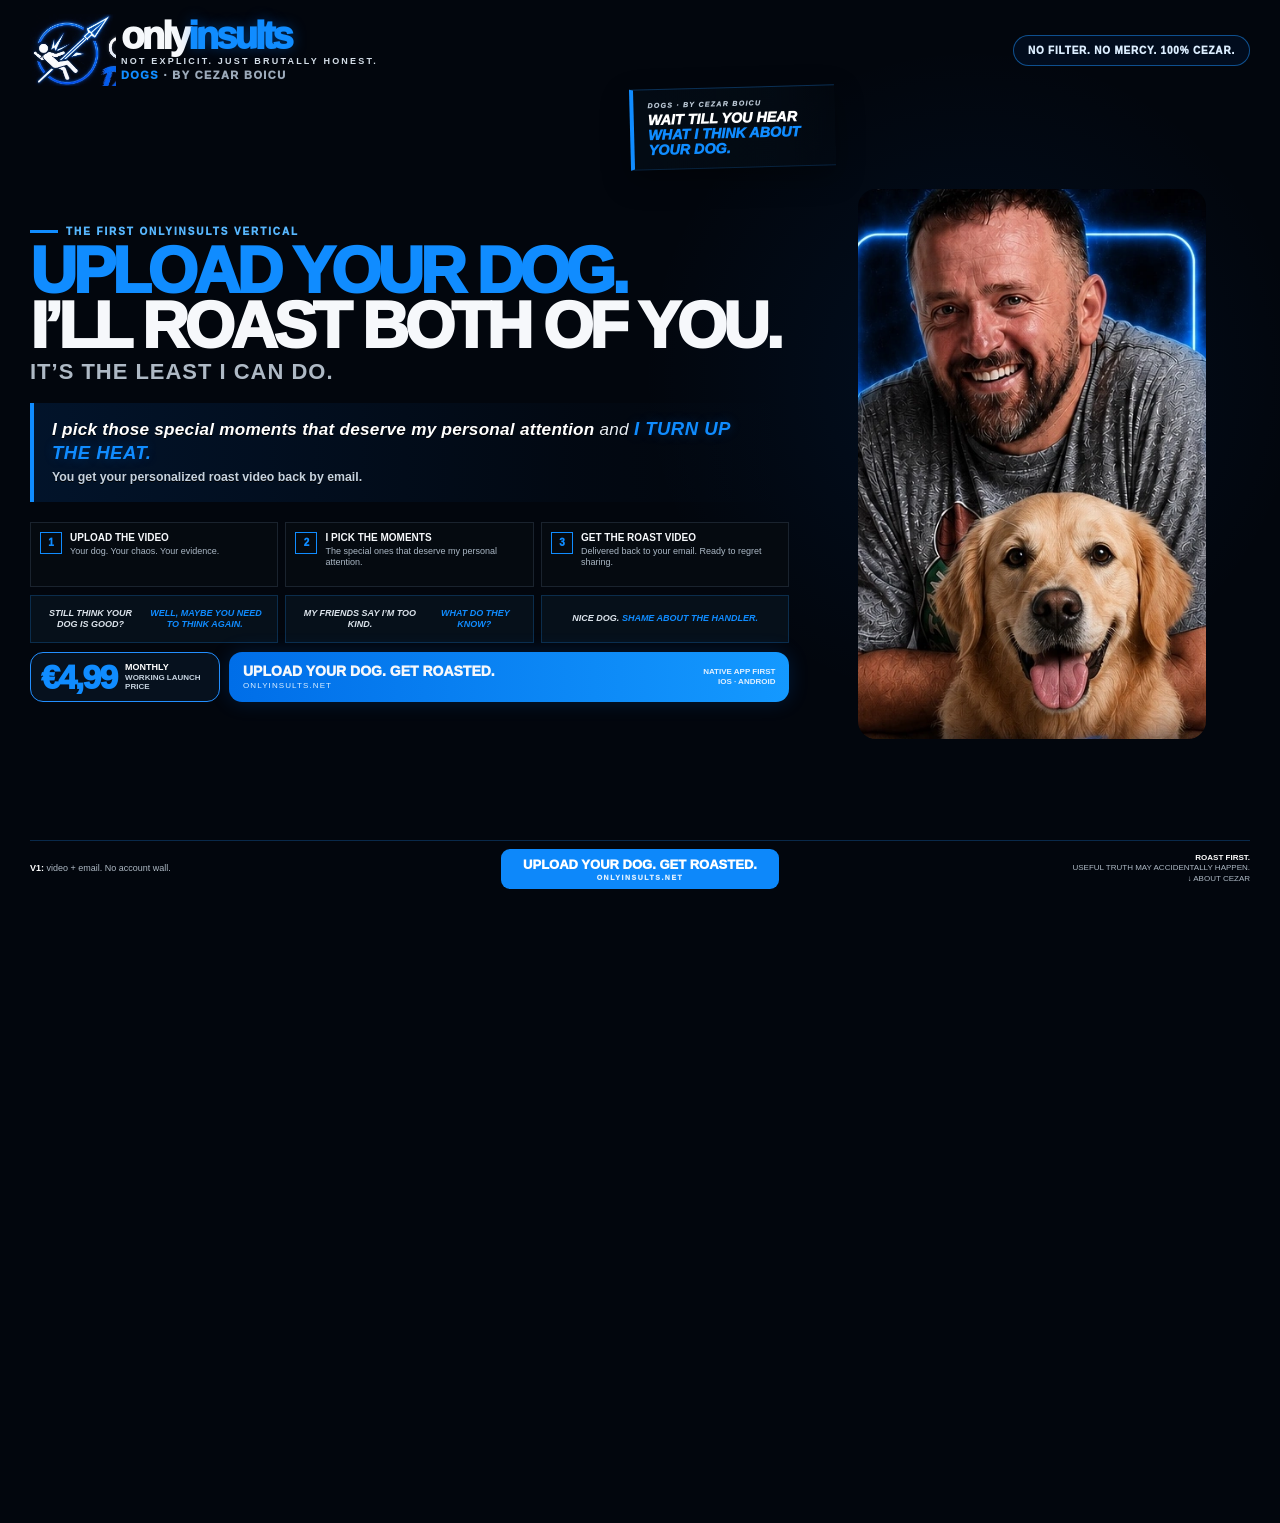
<file: index.html>
<!doctype html>
<html lang="en">
<head>
<meta charset="utf-8">
<meta name="viewport" content="width=device-width,initial-scale=1,viewport-fit=cover">
<meta name="theme-color" content="#02060d">
<title>OnlyInsults — DOGS by Cezar Boicu</title>
<meta name="description" content="Upload your dog. I roast both of you. Personalized dog roast videos by Cezar Boicu.">
<style>
:root{
  --bg:#02060d;
  --blue:#108cff;
  --white:#f6f8fb;
  --muted:#aeb9c5;
  --line:rgba(31,145,255,.25);
}
*{box-sizing:border-box}
html,body{margin:0;background:var(--bg);color:var(--white);font-family:Inter,Arial,Helvetica,sans-serif}
body{
  min-height:100svh;
  background:
    radial-gradient(circle at 76% 42%,rgba(0,107,235,.09),transparent 30%),
    #02060d;
}
.page{
  width:min(1540px,100%);
  min-height:100svh;
  height:100svh;
  margin:auto;
  padding:12px 30px 10px;
  display:grid;
  grid-template-rows:76px minmax(0,1fr) 50px;
  gap:6px;
  overflow:hidden;
}
header{
  display:flex;
  align-items:center;
  justify-content:space-between;
  gap:18px;
}
.brand{
  display:flex;
  align-items:center;
  min-width:0;
}
.logo{
  width:86px;
  height:72px;
  object-fit:cover;
  object-position:center;
  mix-blend-mode:screen;
  flex:0 0 auto;
}
.brand-text{margin-left:5px}
.wordmark{
  font-size:clamp(29px,3vw,48px);
  font-weight:950;
  line-height:.87;
  letter-spacing:-3px;
  white-space:nowrap;
}
.wordmark .blue{color:var(--blue);text-shadow:0 0 14px rgba(0,123,255,.35)}
.tag{
  margin-top:4px;
  color:#d4dee8;
  font-size:9px;
  letter-spacing:2.2px;
  font-weight:900;
  text-transform:uppercase;
}
.vertical{
  margin-top:3px;
  color:var(--blue);
  font-size:11px;
  letter-spacing:1.4px;
  font-weight:950;
  text-transform:uppercase;
}
.vertical span{color:#9caaba}
.badge{
  border:1px solid rgba(29,147,255,.5);
  border-radius:999px;
  padding:9px 14px;
  color:#dceeff;
  font-size:10px;
  font-weight:950;
  letter-spacing:.8px;
  text-transform:uppercase;
  background:rgba(0,105,230,.07);
}

.hero{
  min-height:0;
  display:grid;
  grid-template-columns:minmax(0,1.27fr) minmax(330px,.73fr);
  gap:24px;
  align-items:center;
}
.copy{min-width:0}
.kicker{
  display:flex;
  align-items:center;
  gap:8px;
  color:#57b7ff;
  font-size:10px;
  font-weight:950;
  letter-spacing:1.9px;
  text-transform:uppercase;
  margin-bottom:7px;
}
.kicker:before{
  content:"";
  width:28px;
  height:3px;
  background:var(--blue);
}
h1{
  margin:0;
  max-width:900px;
  font-size:clamp(45px,5.05vw,79px);
  line-height:.84;
  letter-spacing:-4px;
  font-weight:1000;
  text-transform:uppercase;
}
h1 .blue{color:var(--blue)}
h1 .least{
  display:block;
  margin-top:7px;
  color:#aeb9c5;
  font-size:.34em;
  line-height:1.05;
  letter-spacing:1px;
  font-weight:900;
  text-transform:uppercase;
}
.lead{
  margin:20px 0 20px;
  max-width:860px;
  padding:14px 18px 15px;
  border-left:4px solid var(--blue);
  background:linear-gradient(90deg,rgba(0,111,240,.13),rgba(0,111,240,.025) 72%,transparent);
  color:#e7edf4;
  font-family:Impact,"Arial Black",Arial,sans-serif;
  font-size:clamp(16px,1.34vw,22px);
  line-height:1.28;
  letter-spacing:.25px;
  font-style:italic;
  text-transform:none;
  text-shadow:0 1px 0 #000;
}
.lead strong{
  color:var(--blue);
  font-size:1.08em;
  text-transform:uppercase;
  letter-spacing:.5px;
  text-shadow:0 0 12px rgba(0,126,255,.28);
}
.lead .setup{
  color:#fff;
  font-weight:900;
}
.lead .delivery{
  color:#c5d2df;
  font-family:Inter,Arial,Helvetica,sans-serif;
  font-style:normal;
  font-size:.72em;
  font-weight:700;
  letter-spacing:0;
}
.steps{
  display:grid;
  grid-template-columns:repeat(3,1fr);
  gap:7px;
  margin:8px 0;
}
.step{
  position:relative;
  min-height:65px;
  padding:9px 9px 8px 39px;
  border:1px solid rgba(120,151,182,.18);
  background:#050a10;
}
.num{
  position:absolute;
  left:9px;
  top:9px;
  width:22px;
  height:22px;
  display:grid;
  place-items:center;
  border:1px solid var(--blue);
  color:var(--blue);
  font-size:10px;
  font-weight:1000;
}
.step b{
  display:block;
  margin-bottom:3px;
  font-size:10px;
  text-transform:uppercase;
}
.step span{
  display:block;
  color:#aab7c4;
  font-size:9px;
  line-height:1.22;
}
.roasts{
  display:grid;
  grid-template-columns:repeat(3,1fr);
  gap:7px;
  margin:8px 0 9px;
}
.roast{
  min-height:48px;
  display:flex;
  align-items:center;
  justify-content:center;
  text-align:center;
  padding:7px 9px;
  border:1px solid rgba(31,145,255,.22);
  background:#06101a;
  color:#dbe3eb;
  font-size:9px;
  line-height:1.18;
  font-weight:900;
  font-style:italic;
  text-transform:uppercase;
}
.roast b{color:var(--blue)}
.offer{
  display:grid;
  grid-template-columns:190px 1fr;
  gap:9px;
  max-width:865px;
}
.price{
  border:1px solid #238fff;
  border-radius:13px;
  padding:7px 10px;
  background:#06111e;
  display:flex;
  align-items:center;
  justify-content:center;
  gap:9px;
}
.amount{
  color:var(--blue);
  font-size:34px;
  line-height:1;
  font-weight:1000;
  letter-spacing:-2px;
}
.price-meta{
  color:#c5d2df;
  font-size:8px;
  line-height:1.2;
  font-weight:900;
  text-transform:uppercase;
}
.price-meta b{display:block;color:#fff;font-size:9px}
.cta{
  display:flex;
  align-items:center;
  justify-content:space-between;
  gap:14px;
  padding:9px 14px;
  border-radius:13px;
  background:linear-gradient(90deg,#006ee8,#1499ff);
  box-shadow:0 0 20px rgba(0,124,255,.18);
}
.cta strong{
  display:block;
  font-size:14px;
  font-weight:1000;
  text-transform:uppercase;
}
.cta small{
  display:block;
  margin-top:2px;
  color:#dcefff;
  font-size:8px;
  letter-spacing:1.1px;
  text-transform:uppercase;
}
.apps{
  flex:0 0 auto;
  text-align:right;
  color:#e1f0ff;
  font-size:8px;
  line-height:1.25;
  font-weight:900;
  text-transform:uppercase;
}

.visual{
  height:100%;
  min-height:0;
  display:flex;
  align-items:center;
  justify-content:center;
  position:relative;
}
.poster-portrait{
  display:block;
  width:auto;
  max-width:100%;
  height:auto;
  max-height:min(62vh,550px);
  object-fit:contain;
  border-radius:18px;
  /* IMPORTANT: no extra glow/filter. This is the exact old-poster treatment. */
}
.quote{
  position:absolute;
  left:-42%;
  top:-1%;
  right:auto;
  bottom:auto;
  max-width:205px;
  padding:12px 14px 11px;
  border-left:4px solid var(--blue);
  border-top:1px solid rgba(31,145,255,.28);
  border-bottom:1px solid rgba(31,145,255,.18);
  background:linear-gradient(90deg,rgba(3,11,20,.97) 0%,rgba(3,11,20,.88) 70%,rgba(3,11,20,.18) 100%);
  color:#fff;
  font-size:clamp(14px,1.12vw,19px);
  line-height:1.04;
  font-weight:1000;
  font-style:italic;
  text-transform:uppercase;
  transform:rotate(-1.5deg);
  box-shadow:0 10px 28px rgba(0,0,0,.34);
}
.quote span{color:var(--blue)}
.quote small{
  display:block;
  margin-bottom:4px;
  color:#b8c5d2;
  font-size:7px;
  letter-spacing:1.3px;
}

footer{
  display:grid;
  grid-template-columns:1fr auto 1fr;
  gap:12px;
  align-items:center;
  border-top:1px solid var(--line);
  padding-top:6px;
}
.footer-left{
  color:#aeb9c4;
  font-size:9px;
  line-height:1.25;
}
.footer-left b{color:#fff}
.footer-cta{
  padding:8px 22px;
  border-radius:9px;
  background:#0d88fa;
  color:#fff;
  text-align:center;
  font-size:13px;
  font-weight:1000;
  text-transform:uppercase;
}
.footer-cta small{
  display:block;
  margin-top:2px;
  color:#e0f0ff;
  font-size:7px;
  letter-spacing:1.5px;
}
.footer-right{
  text-align:right;
  color:#aeb9c4;
  font-size:8px;
  line-height:1.3;
  text-transform:uppercase;
}
.footer-right b{display:block;color:#fff}


.about{
  width:min(1320px,calc(100% - 40px));
  margin:0 auto;
  padding:62px 0 72px;
  border-top:1px solid var(--line);
}
.about-grid{
  display:grid;
  grid-template-columns:minmax(0,.72fr) minmax(0,1.28fr);
  gap:46px;
  align-items:start;
}
.about-kicker{
  color:var(--blue);
  font-size:11px;
  font-weight:950;
  letter-spacing:2px;
  text-transform:uppercase;
  margin-bottom:10px;
}
.about h2{
  margin:0;
  max-width:520px;
  font-size:clamp(44px,5vw,76px);
  line-height:.88;
  letter-spacing:-3px;
  text-transform:uppercase;
}
.about h2 span{color:var(--blue)}
.about-intro{
  margin:16px 0 0;
  max-width:520px;
  color:#aeb9c5;
  font-size:14px;
  line-height:1.5;
}
.about-copy{
  border-left:3px solid var(--blue);
  padding-left:24px;
}
.about-copy p{
  margin:0 0 16px;
  color:#cbd4de;
  font-size:16px;
  line-height:1.58;
}
.about-copy strong{color:#fff}
.about-punch{
  margin-top:22px;
  display:grid;
  grid-template-columns:1fr 1fr;
  gap:10px;
}
.nasty{
  min-height:90px;
  display:flex;
  align-items:center;
  padding:14px 16px;
  border:1px solid rgba(31,145,255,.25);
  background:#06101a;
  color:#e7edf4;
  font-size:14px;
  line-height:1.3;
  font-weight:900;
  font-style:italic;
  text-transform:uppercase;
}
.nasty span{color:var(--blue)}
@media (max-width:900px){
  .about{width:calc(100% - 28px);padding:42px 0 54px}
  .about-grid{grid-template-columns:1fr;gap:24px}
  .about-copy{padding-left:16px}
}
@media (max-width:560px){
  .about h2{font-size:46px}
  .about-copy p{font-size:14px}
  .about-punch{grid-template-columns:1fr}
}

@media (min-width:1000px) and (min-height:650px){
  html,body{height:100%;overflow-x:hidden}
}
@media (max-height:760px) and (min-width:1000px){
  .page{grid-template-rows:66px minmax(0,1fr) 44px;padding-top:7px;padding-bottom:7px}
  .logo{width:74px;height:62px}
  .wordmark{font-size:38px}
  h1{font-size:56px}
  .lead{font-size:15px;margin:12px 0;padding:10px 14px 11px}
  .step{min-height:55px;padding-top:7px;padding-bottom:7px}
  .roast{min-height:42px}
  .poster-portrait{max-height:68vh}
}
@media (max-width:980px){
  body{overflow:auto}
  .page{height:auto;min-height:100svh;display:block;padding:12px 16px 24px}
  header{min-height:72px}
  .badge{display:none}
  .hero{display:flex;flex-direction:column}
  h1{font-size:55px;letter-spacing:-2.5px}
  .steps{grid-template-columns:1fr}
  .roasts{grid-template-columns:1fr}
  .offer{grid-template-columns:1fr}
  .visual{margin-top:15px;min-height:520px}
  .poster-portrait{max-height:620px}
  footer{margin-top:14px;grid-template-columns:1fr;text-align:center}
  .footer-right{text-align:center}
}
@media (max-width:560px){
  .page{padding:10px}
  .logo{width:66px;height:56px}
  .wordmark{font-size:29px;letter-spacing:-1.5px}
  .tag{display:none}
  h1{font-size:44px}
  .visual{min-height:455px}
  .quote{left:0;top:-8px;right:auto;bottom:auto;max-width:50%;font-size:13px;transform:rotate(-1deg)}
}
</style>
</head>
<body>
<main class="page">
  <header>
    <div class="brand">
      <img class="logo" alt="OnlyInsults spear logo" src="[data-uri]">
      <div class="brand-text">
        <div class="wordmark">only<span class="blue">insults</span></div>
        <div class="tag">Not explicit. Just brutally honest.</div>
        <div class="vertical">DOGS <span>· by Cezar Boicu</span></div>
      </div>
    </div>
    <div class="badge">No filter. No mercy. 100% Cezar.</div>
  </header>

  <section class="hero">
    <div class="copy">
      <div class="kicker">The first OnlyInsults vertical</div>
      <h1><span class="blue">Upload your dog.</span><br>I’ll roast both of you.<span class="least">It’s the least I can do.</span></h1>

      <p class="lead"><span class="setup">I pick those special moments that deserve my personal attention</span> and <strong>I turn up the heat.</strong><br><span class="delivery">You get your personalized roast video back by email.</span></p>

      <div class="steps">
        <div class="step"><div class="num">1</div><b>Upload the video</b><span>Your dog. Your chaos. Your evidence.</span></div>
        <div class="step"><div class="num">2</div><b>I pick the moments</b><span>The special ones that deserve my personal attention.</span></div>
        <div class="step"><div class="num">3</div><b>Get the roast video</b><span>Delivered back to your email. Ready to regret sharing.</span></div>
      </div>

      <div class="roasts">
        <div class="roast">Still think your dog is good? <b>&nbsp;Well, maybe you need to think again.</b></div>
        <div class="roast">My friends say I’m too kind. <b>&nbsp;What do they know?</b></div>
        <div class="roast">Nice dog. <b>&nbsp;Shame about the handler.</b></div>
      </div>

      <div class="offer">
        <div class="price">
          <div class="amount">€4,99</div>
          <div class="price-meta"><b>Monthly</b>working launch price</div>
        </div>
        <div class="cta">
          <div>
            <strong>Upload your dog. Get roasted.</strong>
            <small>onlyinsults.net</small>
          </div>
          <div class="apps">Native app first<br>iOS · Android</div>
        </div>
      </div>
    </div>

    <div class="visual">
      <img class="poster-portrait" alt="Cezar Boicu with dog" src="[data-uri]">
      <div class="quote"><small>DOGS · by Cezar Boicu</small>WAIT TILL YOU HEAR<br><span>WHAT I THINK ABOUT YOUR DOG.</span></div>
    </div>
  </section>

  <footer>
    <div class="footer-left"><b>V1:</b> video + email. No account wall.</div>
    <div class="footer-cta">Upload your dog. Get roasted.<small>ONLYINSULTS.NET</small></div>
    <div class="footer-right"><b>Roast first.</b>Useful truth may accidentally happen.<br>↓ About Cezar</div>
  </footer>
</main>

<section class="about" id="about">
  <div class="about-grid">
    <div>
      <div class="about-kicker">About me</div>
      <h2>I train dogs.<br><span>Diplomacy, not so much.</span></h2>
      <p class="about-intro">The short version: I’ve spent enough time around dogs and handlers to know that the dog is very often not the biggest part of the problem.</p>
    </div>

    <div class="about-copy">
      <p><strong>I’m Cezar.</strong> I take dog training seriously: timing, control, pressure, reward, handler mechanics, working dogs, bite work — the boring technical stuff that decides whether something actually works or merely looks impressive for eight seconds on social media.</p>

      <p>That also means I notice the little things. The command you repeated five times. The reward you gave at exactly the wrong moment. The dog that apparently has “selective hearing” but somehow hears a cheese wrapper from three rooms away. And, unfortunately for you, I tend to notice what the handler did two seconds before the dog became “the problem”.</p>

      <p>Most trainers are diplomatic with their clients. <strong>I seem to have misplaced that particular professional skill.</strong> OnlyInsults is what happens when the technical eye stays switched on but the polite filter gets switched off.</p>

      <p>So no, this isn’t an online dog-training course. <strong>You come here for the roast.</strong> If the joke happens to expose something painfully accurate about your dog — or about you — consider that an fortunate side effect.</p>

      <div class="about-punch">
        <div class="nasty">“Still think your dog is good? <span>&nbsp;Well, maybe you need to think again.</span>”</div>
        <div class="nasty">“My friends say I’m too kind. <span>&nbsp;What do they know?</span>”</div>
      </div>
    </div>
  </div>
</section>

</body>
</html>
</file>
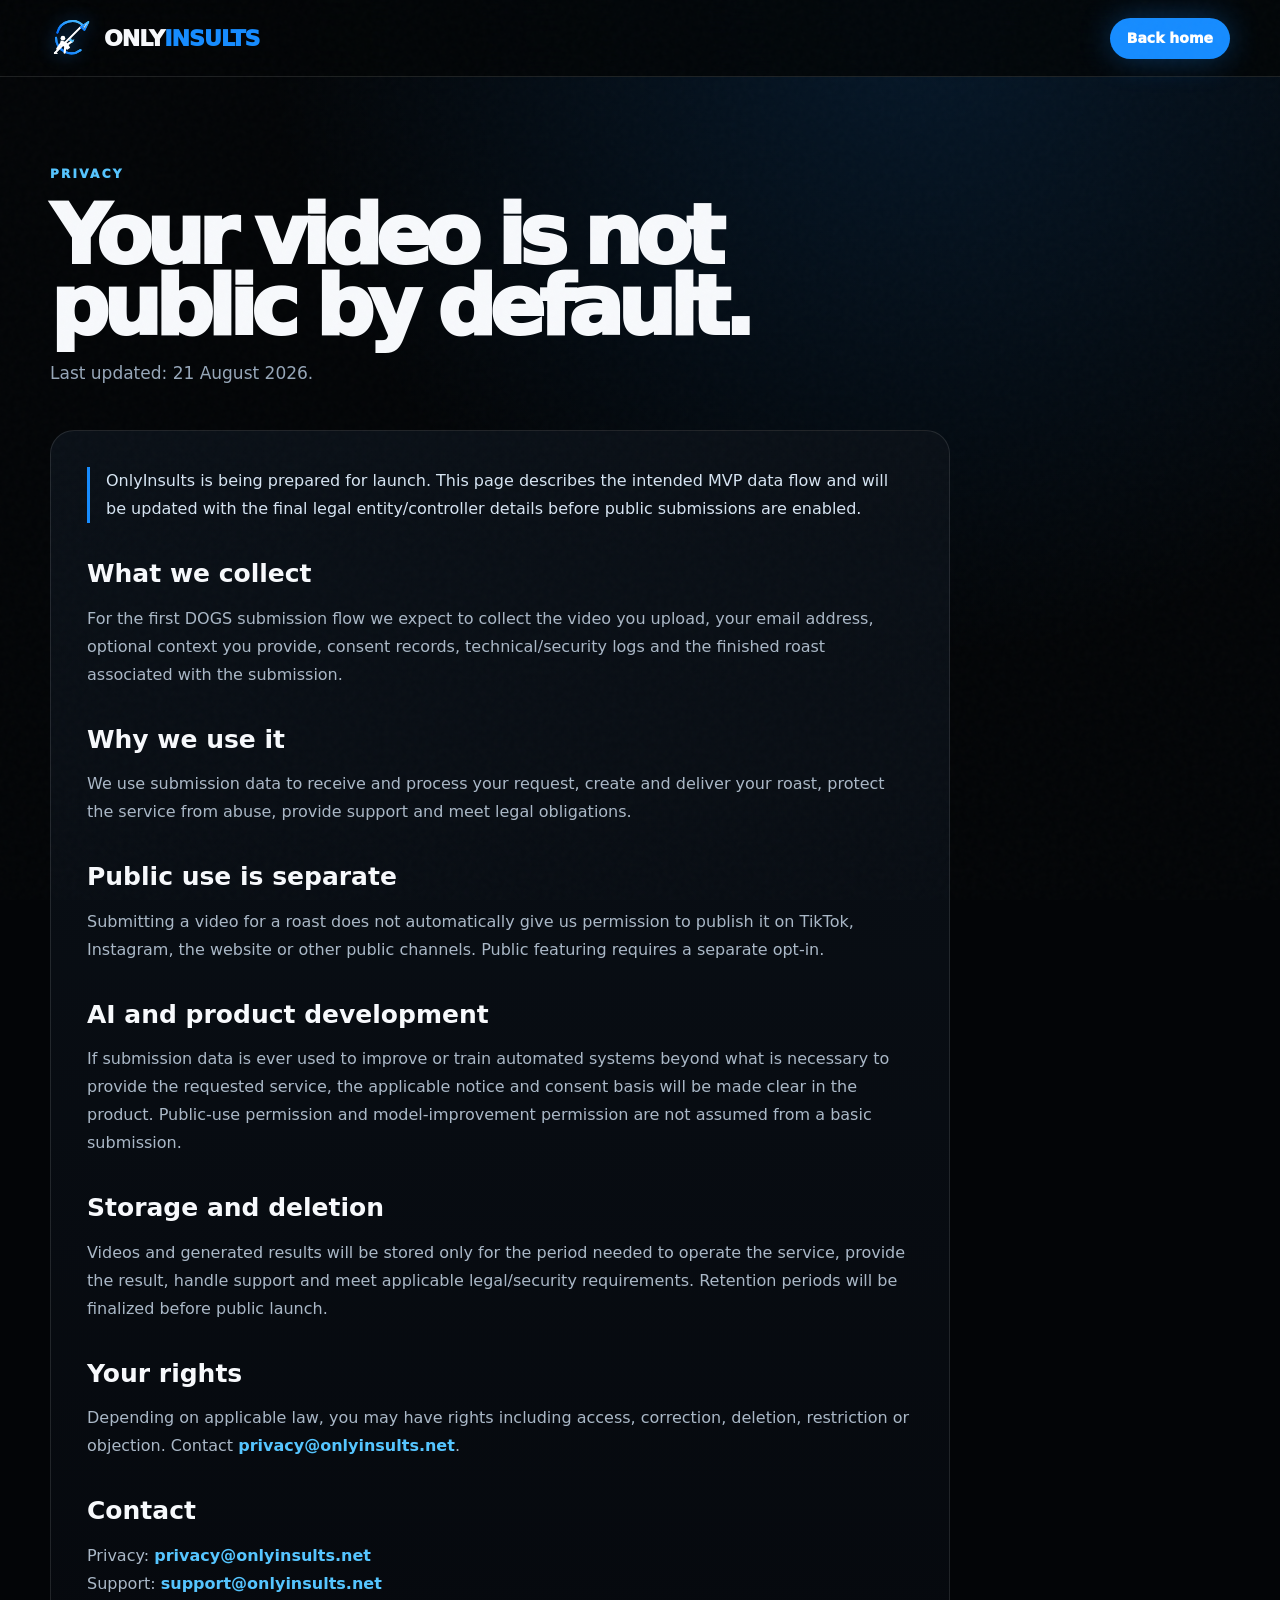
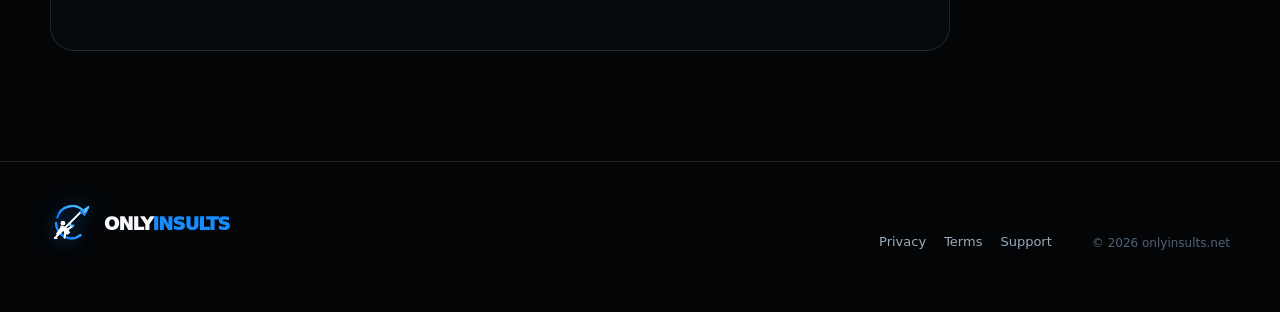
<file: privacy.html>
<!doctype html><html lang="en"><head><meta charset="utf-8"><meta name="viewport" content="width=device-width,initial-scale=1"><title>Privacy — OnlyInsults</title><meta name="description" content="OnlyInsults privacy information."><link rel="canonical" href="https://www.onlyinsults.net/privacy.html"><link rel="icon" href="assets/favicon.svg" type="image/svg+xml"><link rel="stylesheet" href="styles.css"></head><body><div class="noise"></div><header class="nav-shell"><nav class="nav wrap"><a class="brand" href="index.html"><img class="brand-mark-img" src="assets/logo-mark.svg" alt=""><span class="brand-type">ONLY<span>INSULTS</span></span></a><a class="button button-small" href="index.html">Back home</a></nav></header><main class="legal-main wrap"><div class="legal-header"><span class="kicker">PRIVACY</span><h1>Your video is not public by default.</h1><p>Last updated: 21 August 2026.</p></div><article class="legal-card"><p class="legal-note">OnlyInsults is being prepared for launch. This page describes the intended MVP data flow and will be updated with the final legal entity/controller details before public submissions are enabled.</p><h2>What we collect</h2><p>For the first DOGS submission flow we expect to collect the video you upload, your email address, optional context you provide, consent records, technical/security logs and the finished roast associated with the submission.</p><h2>Why we use it</h2><p>We use submission data to receive and process your request, create and deliver your roast, protect the service from abuse, provide support and meet legal obligations.</p><h2>Public use is separate</h2><p>Submitting a video for a roast does not automatically give us permission to publish it on TikTok, Instagram, the website or other public channels. Public featuring requires a separate opt-in.</p><h2>AI and product development</h2><p>If submission data is ever used to improve or train automated systems beyond what is necessary to provide the requested service, the applicable notice and consent basis will be made clear in the product. Public-use permission and model-improvement permission are not assumed from a basic submission.</p><h2>Storage and deletion</h2><p>Videos and generated results will be stored only for the period needed to operate the service, provide the result, handle support and meet applicable legal/security requirements. Retention periods will be finalized before public launch.</p><h2>Your rights</h2><p>Depending on applicable law, you may have rights including access, correction, deletion, restriction or objection. Contact <a data-privacy-email href="mailto:privacy@onlyinsults.net">privacy@onlyinsults.net</a>.</p><h2>Contact</h2><p>Privacy: <a data-privacy-email href="mailto:privacy@onlyinsults.net">privacy@onlyinsults.net</a><br>Support: <a data-support-email href="mailto:support@onlyinsults.net">support@onlyinsults.net</a></p></article></main><footer class="footer"><div class="wrap footer-grid"><div><a class="brand footer-brand" href="index.html"><img class="brand-mark-img" src="assets/logo-mark.svg" alt=""><span class="brand-type">ONLY<span>INSULTS</span></span></a></div><div class="footer-links"><a href="privacy.html">Privacy</a><a href="terms.html">Terms</a><a href="support.html">Support</a></div><div class="footer-domain">© <span id="year"></span> <span data-domain>onlyinsults.net</span></div></div></footer><script src="site-config.js"></script><script src="script.js"></script></body></html>
</file>
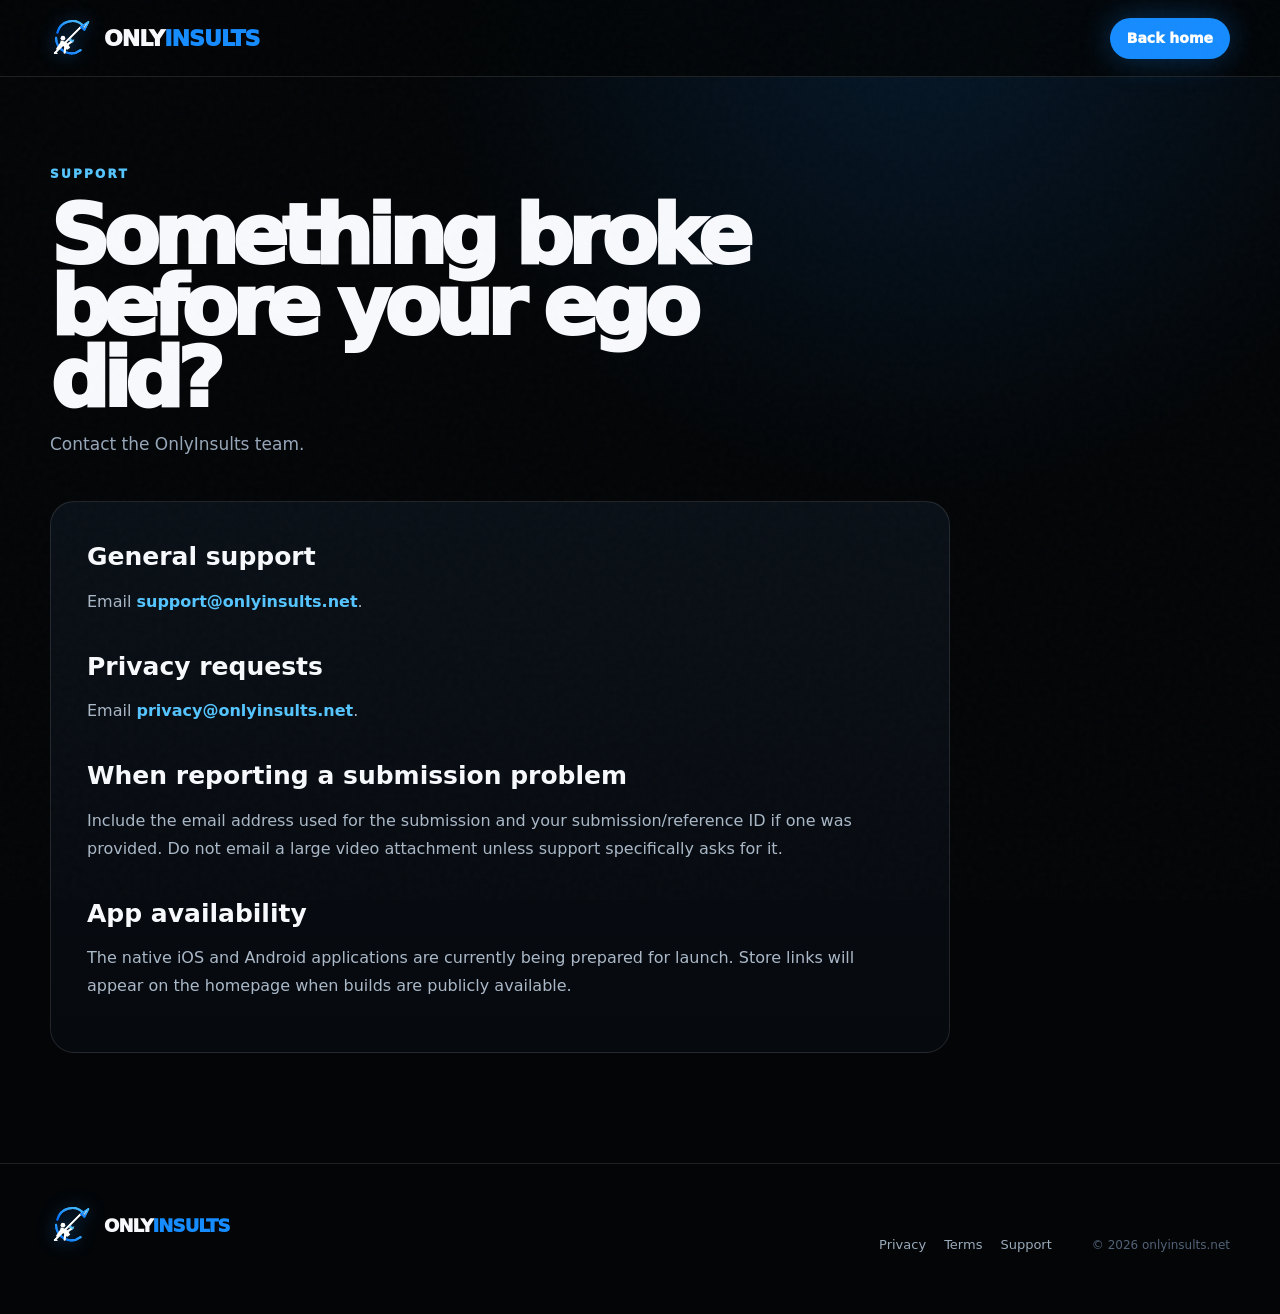
<file: support.html>
<!doctype html><html lang="en"><head><meta charset="utf-8"><meta name="viewport" content="width=device-width,initial-scale=1"><title>Support — OnlyInsults</title><meta name="description" content="OnlyInsults support."><link rel="canonical" href="https://www.onlyinsults.net/support.html"><link rel="icon" href="assets/favicon.svg" type="image/svg+xml"><link rel="stylesheet" href="styles.css"></head><body><div class="noise"></div><header class="nav-shell"><nav class="nav wrap"><a class="brand" href="index.html"><img class="brand-mark-img" src="assets/logo-mark.svg" alt=""><span class="brand-type">ONLY<span>INSULTS</span></span></a><a class="button button-small" href="index.html">Back home</a></nav></header><main class="legal-main wrap"><div class="legal-header"><span class="kicker">SUPPORT</span><h1>Something broke before your ego did?</h1><p>Contact the OnlyInsults team.</p></div><article class="legal-card"><h2>General support</h2><p>Email <a data-support-email href="mailto:support@onlyinsults.net">support@onlyinsults.net</a>.</p><h2>Privacy requests</h2><p>Email <a data-privacy-email href="mailto:privacy@onlyinsults.net">privacy@onlyinsults.net</a>.</p><h2>When reporting a submission problem</h2><p>Include the email address used for the submission and your submission/reference ID if one was provided. Do not email a large video attachment unless support specifically asks for it.</p><h2>App availability</h2><p>The native iOS and Android applications are currently being prepared for launch. Store links will appear on the homepage when builds are publicly available.</p></article></main><footer class="footer"><div class="wrap footer-grid"><div><a class="brand footer-brand" href="index.html"><img class="brand-mark-img" src="assets/logo-mark.svg" alt=""><span class="brand-type">ONLY<span>INSULTS</span></span></a></div><div class="footer-links"><a href="privacy.html">Privacy</a><a href="terms.html">Terms</a><a href="support.html">Support</a></div><div class="footer-domain">© <span id="year"></span> <span data-domain>onlyinsults.net</span></div></div></footer><script src="site-config.js"></script><script src="script.js"></script></body></html>
</file>
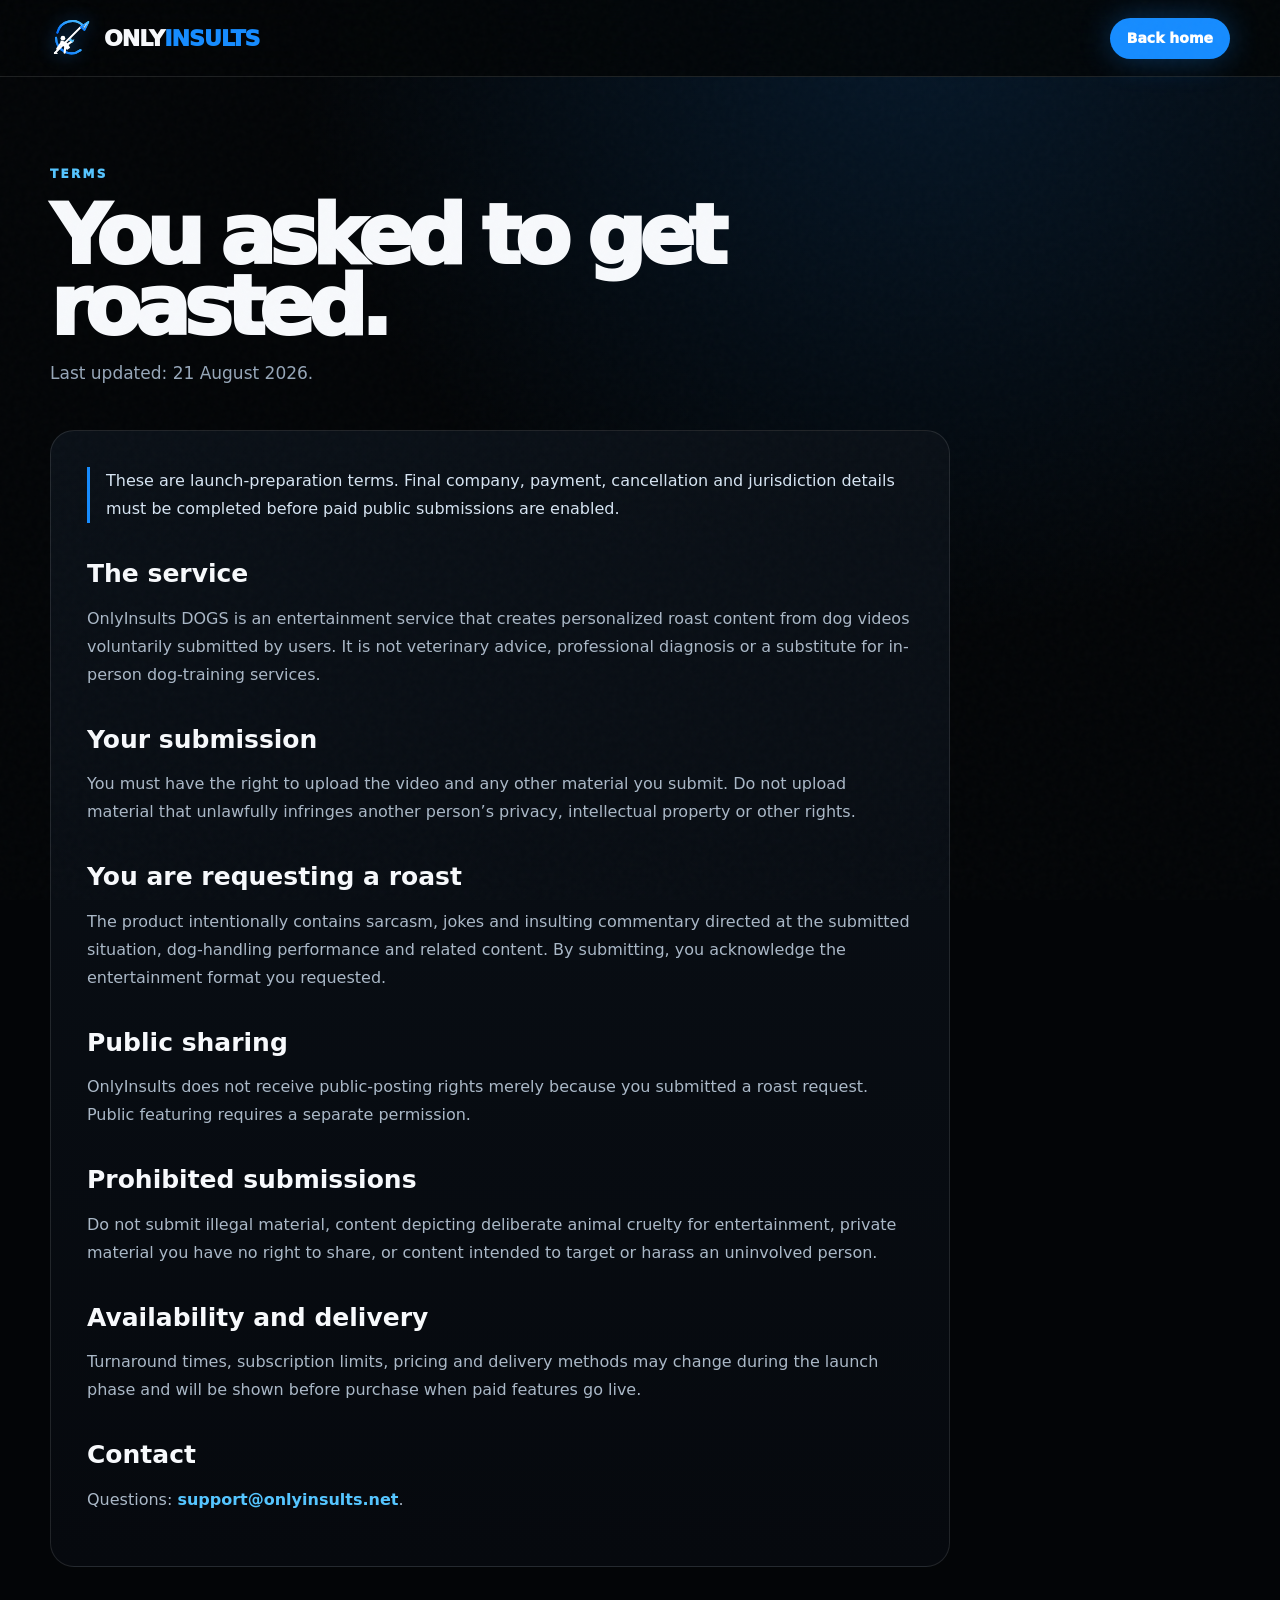
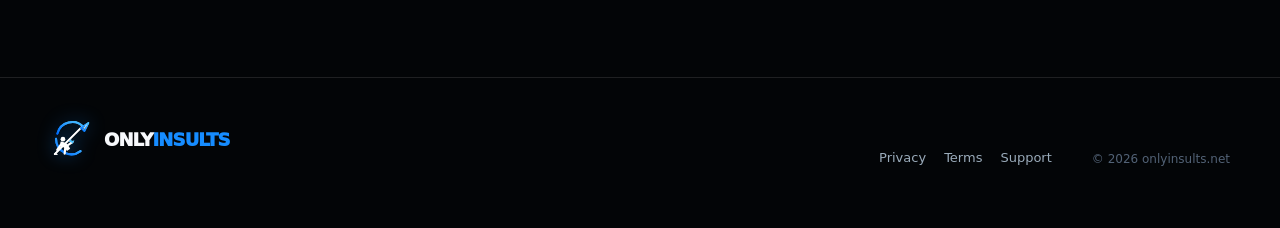
<file: terms.html>
<!doctype html><html lang="en"><head><meta charset="utf-8"><meta name="viewport" content="width=device-width,initial-scale=1"><title>Terms — OnlyInsults</title><meta name="description" content="OnlyInsults terms of use."><link rel="canonical" href="https://www.onlyinsults.net/terms.html"><link rel="icon" href="assets/favicon.svg" type="image/svg+xml"><link rel="stylesheet" href="styles.css"></head><body><div class="noise"></div><header class="nav-shell"><nav class="nav wrap"><a class="brand" href="index.html"><img class="brand-mark-img" src="assets/logo-mark.svg" alt=""><span class="brand-type">ONLY<span>INSULTS</span></span></a><a class="button button-small" href="index.html">Back home</a></nav></header><main class="legal-main wrap"><div class="legal-header"><span class="kicker">TERMS</span><h1>You asked to get roasted.</h1><p>Last updated: 21 August 2026.</p></div><article class="legal-card"><p class="legal-note">These are launch-preparation terms. Final company, payment, cancellation and jurisdiction details must be completed before paid public submissions are enabled.</p><h2>The service</h2><p>OnlyInsults DOGS is an entertainment service that creates personalized roast content from dog videos voluntarily submitted by users. It is not veterinary advice, professional diagnosis or a substitute for in-person dog-training services.</p><h2>Your submission</h2><p>You must have the right to upload the video and any other material you submit. Do not upload material that unlawfully infringes another person’s privacy, intellectual property or other rights.</p><h2>You are requesting a roast</h2><p>The product intentionally contains sarcasm, jokes and insulting commentary directed at the submitted situation, dog-handling performance and related content. By submitting, you acknowledge the entertainment format you requested.</p><h2>Public sharing</h2><p>OnlyInsults does not receive public-posting rights merely because you submitted a roast request. Public featuring requires a separate permission.</p><h2>Prohibited submissions</h2><p>Do not submit illegal material, content depicting deliberate animal cruelty for entertainment, private material you have no right to share, or content intended to target or harass an uninvolved person.</p><h2>Availability and delivery</h2><p>Turnaround times, subscription limits, pricing and delivery methods may change during the launch phase and will be shown before purchase when paid features go live.</p><h2>Contact</h2><p>Questions: <a data-support-email href="mailto:support@onlyinsults.net">support@onlyinsults.net</a>.</p></article></main><footer class="footer"><div class="wrap footer-grid"><div><a class="brand footer-brand" href="index.html"><img class="brand-mark-img" src="assets/logo-mark.svg" alt=""><span class="brand-type">ONLY<span>INSULTS</span></span></a></div><div class="footer-links"><a href="privacy.html">Privacy</a><a href="terms.html">Terms</a><a href="support.html">Support</a></div><div class="footer-domain">© <span id="year"></span> <span data-domain>onlyinsults.net</span></div></div></footer><script src="site-config.js"></script><script src="script.js"></script></body></html>
</file>
<file: styles.css>
:root{
  --bg:#030507;--bg2:#070b10;--panel:#0a1017;--panel2:#0d1621;--text:#f7f9fc;--muted:#97a7b9;
  --blue:#168cff;--blue2:#55c5ff;--line:rgba(255,255,255,.11);--glow:0 0 32px rgba(22,140,255,.32);--radius:24px
}
*{box-sizing:border-box}html{scroll-behavior:smooth}body{margin:0;background:radial-gradient(circle at 72% 0%,rgba(22,140,255,.14),transparent 31%),var(--bg);color:var(--text);font-family:Inter,ui-sans-serif,system-ui,-apple-system,BlinkMacSystemFont,"Segoe UI",sans-serif;line-height:1.5;overflow-x:hidden}a{color:inherit;text-decoration:none}.wrap{width:min(1180px,calc(100% - 40px));margin:0 auto}.noise{position:fixed;inset:0;pointer-events:none;opacity:.028;z-index:999;background-image:url("data:image/svg+xml,%3Csvg viewBox='0 0 180 180' xmlns='http://www.w3.org/2000/svg'%3E%3Cfilter id='n'%3E%3CfeTurbulence type='fractalNoise' baseFrequency='.88' numOctaves='3' stitchTiles='stitch'/%3E%3C/filter%3E%3Crect width='100%25' height='100%25' filter='url(%23n)' opacity='.8'/%3E%3C/svg%3E")}
.nav-shell{position:sticky;top:0;z-index:30;background:rgba(3,5,7,.84);backdrop-filter:blur(18px);border-bottom:1px solid var(--line)}.nav{height:76px;display:flex;align-items:center;justify-content:space-between;gap:24px}.brand{display:inline-flex;align-items:center;gap:11px;font-weight:950;letter-spacing:-.055em}.brand-mark-img{width:43px;height:43px;object-fit:contain;filter:drop-shadow(0 0 9px rgba(22,140,255,.45))}.brand-type{font-size:22px}.brand-type span{color:var(--blue)}.nav-links{display:flex;gap:28px;color:#c4d0dd;font-size:14px;font-weight:750}.nav-links a:hover{color:#fff}.button{display:inline-flex;align-items:center;justify-content:center;border-radius:999px;background:var(--blue);padding:14px 22px;font-weight:950;color:#fff;box-shadow:var(--glow);transition:.2s transform,.2s background}.button:hover{transform:translateY(-2px);background:var(--blue2)}.button-small{padding:10px 17px;font-size:14px}.button-ghost{background:transparent;border:1px solid var(--line);box-shadow:none}.button-ghost:hover{background:rgba(255,255,255,.06)}
.hero{min-height:750px;display:grid;grid-template-columns:1.08fr .92fr;align-items:center;gap:56px;padding:78px 0 62px}.eyebrow,.kicker{font-size:12px;letter-spacing:.19em;font-weight:950;color:var(--blue2);text-transform:uppercase}.eyebrow{display:flex;align-items:center;gap:8px;flex-wrap:wrap}.eyebrow .muted{color:#7e8da0;letter-spacing:.07em}.dot{width:8px;height:8px;border-radius:99px;background:var(--blue);box-shadow:0 0 16px var(--blue)}h1,h2,h3,p{margin-top:0}h1{font-size:clamp(60px,7vw,106px);line-height:.87;letter-spacing:-.077em;margin:20px 0 24px;font-weight:1000}h1 .dogs{display:inline-block;color:var(--blue);text-shadow:0 0 40px rgba(22,140,255,.25);font-size:.93em}h1 .sub{font-size:.52em;letter-spacing:-.04em;color:#fff}.hero-lead{font-size:20px;line-height:1.66;color:#c4cfdb;max-width:680px}.hero-actions{display:flex;gap:12px;margin-top:30px}.microcopy{color:#748396;font-size:13px;margin-top:20px;max-width:630px}.brand-lockup{display:flex;align-items:center;gap:16px;margin-bottom:24px}.brand-lockup img{width:84px;height:84px;filter:drop-shadow(0 0 18px rgba(22,140,255,.45))}.brand-lockup-text{font-size:20px;font-weight:950;letter-spacing:-.04em}.brand-lockup-text strong{display:block;font-size:31px}.brand-lockup-text strong span{color:var(--blue)}.brand-lockup-text small{display:block;color:#7b8b9e;font-size:12px;letter-spacing:.13em;margin-top:2px}
.hero-art{position:relative;min-height:590px;display:grid;place-items:center}.video-card{width:min(100%,470px);background:linear-gradient(180deg,#111923,#070b10);border:1px solid rgba(255,255,255,.13);border-radius:30px;padding:14px;box-shadow:0 36px 100px rgba(0,0,0,.55),0 0 80px rgba(22,140,255,.12);transform:rotate(1.2deg)}.video-top{display:flex;justify-content:space-between;padding:8px 8px 14px;color:#8697a9;font-size:10px;font-weight:900;letter-spacing:.11em}.live{color:var(--blue2)}.dog-stage{height:370px;border-radius:20px;background:radial-gradient(circle at 50% 35%,rgba(22,140,255,.24),transparent 34%),linear-gradient(145deg,#111a24,#05070a);position:relative;display:grid;place-items:center;overflow:hidden;border:1px solid rgba(22,140,255,.14)}.dog-svg{width:82%;filter:drop-shadow(0 0 30px rgba(22,140,255,.25));fill:#c7d2de}.dog-svg .dog-cut{fill:none;stroke:#05070a;stroke-width:12;stroke-linecap:round;stroke-linejoin:round}.scan-line{position:absolute;left:0;right:0;height:2px;background:linear-gradient(90deg,transparent,var(--blue),transparent);box-shadow:0 0 16px var(--blue);animation:scan 3.8s linear infinite}@keyframes scan{0%{top:8%}50%{top:82%}100%{top:8%}}.timecode{position:absolute;right:14px;bottom:14px;background:#05070acc;border:1px solid var(--line);padding:6px 8px;border-radius:8px;font:700 11px ui-monospace,SFMono-Regular,Menlo,monospace}.roast-caption{font-size:18px;font-weight:850;line-height:1.45;padding:18px 10px 8px;letter-spacing:-.02em}.roast-caption em{color:var(--blue2);font-style:normal}.sticker{position:absolute;border:1px solid var(--blue);color:var(--blue2);background:#07111c;padding:9px 14px;font-size:11px;font-weight:1000;letter-spacing:.13em;box-shadow:var(--glow)}.sticker-one{top:80px;right:-18px;transform:rotate(5deg)}.sticker-two{bottom:98px;left:-12px;transform:rotate(-7deg)}
.ticker{overflow:hidden;border-block:1px solid var(--line);background:#08101a;padding:12px 0;color:#dce9f7}.ticker-track{display:flex;gap:25px;width:max-content;white-space:nowrap;font-size:12px;letter-spacing:.18em;font-weight:950;animation:ticker 28s linear infinite}.ticker-track b{color:var(--blue)}@keyframes ticker{to{transform:translateX(-50%)}}
.section{padding:104px 0}.section-dark{background:linear-gradient(180deg,#080c12,#05070a);border-block:1px solid var(--line)}.section-heading{max-width:780px;margin-bottom:44px}.section-heading h2,.format-grid h2,.launch-grid h2,.poster-copy h2{font-size:clamp(38px,5vw,67px);line-height:.98;letter-spacing:-.055em;margin:12px 0 0;font-weight:1000}.steps-grid{display:grid;grid-template-columns:repeat(3,1fr);gap:18px}.step-card,.roast-card,.timeline-card,.price-card,.poster-frame{background:linear-gradient(180deg,var(--panel),#080c12);border:1px solid var(--line);border-radius:var(--radius)}.step-card{padding:30px;position:relative;min-height:330px}.step-no{position:absolute;right:22px;top:20px;color:#3f5062;font-weight:1000;font-size:36px;letter-spacing:-.05em}.icon-box{width:48px;height:48px;border-radius:14px;background:rgba(22,140,255,.1);border:1px solid rgba(22,140,255,.25);display:grid;place-items:center;margin-bottom:62px}.icon-box svg{width:24px;height:24px;fill:none;stroke:var(--blue2);stroke-width:1.8;stroke-linecap:round;stroke-linejoin:round}.step-card h3{font-size:22px;margin-bottom:12px}.step-card p{color:var(--muted);font-size:15px;line-height:1.7}.split-heading{max-width:none;display:grid;grid-template-columns:1.2fr .8fr;gap:40px;align-items:end}.split-heading>p{color:var(--muted);font-size:17px;line-height:1.7;max-width:470px}.roast-grid{display:grid;grid-template-columns:repeat(2,1fr);gap:18px}.roast-card{padding:30px;min-height:220px;position:relative;overflow:hidden}.roast-card:after{content:"";position:absolute;width:150px;height:150px;border-radius:50%;background:var(--blue);filter:blur(90px);opacity:.08;right:-50px;bottom:-50px}.roast-card>span{font-size:11px;letter-spacing:.17em;color:var(--blue2);font-weight:950}.roast-card p{font-size:24px;line-height:1.35;font-weight:850;letter-spacing:-.025em;margin:24px 0}.roast-card small{color:#627286;font-family:ui-monospace,SFMono-Regular,Menlo,monospace}
.poster-section{background:radial-gradient(circle at 80% 30%,rgba(22,140,255,.15),transparent 27%),#05080c;border-block:1px solid var(--line)}.poster-grid{display:grid;grid-template-columns:.78fr 1.22fr;gap:64px;align-items:center}.poster-copy p{color:var(--muted);font-size:17px;line-height:1.75;margin-top:25px}.poster-frame{padding:12px;box-shadow:0 30px 90px rgba(0,0,0,.55),0 0 70px rgba(22,140,255,.10)}.poster-canvas{position:relative;overflow:hidden;border-radius:17px}.poster-canvas>img{width:100%;height:auto;display:block}.poster-fix{position:absolute;z-index:3;pointer-events:none}.poster-domain-main{left:20%;right:15%;top:81.5%;height:6.7%;background:#087bec;display:flex;align-items:center;justify-content:center;color:#030507;font-family:Impact,"Arial Black",sans-serif;font-style:italic;font-size:clamp(13px,2.7vw,32px);letter-spacing:.015em;transform:rotate(-.3deg)}.poster-domain-bottom{left:30%;right:26%;bottom:.1%;height:3.3%;background:#020305;display:flex;align-items:center;justify-content:center;color:#167dff;font-size:clamp(7px,1.25vw,15px);letter-spacing:.34em}.poster-content-fix{left:7.6%;top:56.5%;width:24%;height:9.5%;background:#030507;display:flex;flex-direction:column;justify-content:center;padding-left:3.2%;font-size:clamp(6px,1.2vw,14px);line-height:1.55;color:#edf3fa}.poster-content-fix b{color:#168cff;font-size:1.15em}.poster-badge{display:inline-flex;margin-top:24px;padding:10px 14px;border:1px solid rgba(22,140,255,.35);background:#07111c;color:#7cc9ff;font-weight:900;font-size:12px;letter-spacing:.12em}
.format-grid{display:grid;grid-template-columns:.95fr 1.05fr;gap:60px;align-items:center}.body-copy{color:var(--muted);font-size:18px;line-height:1.75;margin-top:26px}.timeline-card{padding:28px}.timeline-row{display:grid;grid-template-columns:100px 1fr 90px;gap:14px;align-items:center;padding:16px 0;border-bottom:1px solid var(--line)}.timeline-row strong{font-size:11px;letter-spacing:.13em;color:#cdd7e2}.timeline-row span{font-size:10px;color:#617286;font-family:ui-monospace,SFMono-Regular,Menlo,monospace}.bar{height:8px;border-radius:999px;background:linear-gradient(90deg,var(--blue),#54c4ff);box-shadow:0 0 16px rgba(22,140,255,.25)}.bar.short{width:44%}.bar.medium{width:68%}.bar.long{width:90%}.timeline-footer{padding-top:18px;color:#6f8094;font-size:12px}.launch-section{background:radial-gradient(circle at 20% 20%,rgba(22,140,255,.14),transparent 28%),#070b10;border-block:1px solid var(--line)}.launch-grid{display:grid;grid-template-columns:1.15fr .85fr;gap:50px;align-items:center}.launch-grid>div>p{color:var(--muted);font-size:17px;line-height:1.7;max-width:680px}.store-buttons{display:flex;gap:12px;flex-wrap:wrap;margin-top:30px}.store-button{display:flex;align-items:center;gap:12px;background:#020305;border:1px solid #2b3643;border-radius:14px;padding:10px 18px;min-width:190px}.store-button small{display:block;color:#8b98a8;font-size:10px}.store-button strong{font-size:17px}.store-icon{font-size:30px}.play-triangle{font-size:24px;color:var(--blue2)}.is-disabled{opacity:.72;cursor:not-allowed}.price-card{padding:34px}.price-card>span{font-size:11px;letter-spacing:.16em;color:var(--blue2);font-weight:950}.price{display:flex;align-items:baseline;gap:10px;margin:16px 0}.price strong{font-size:64px;letter-spacing:-.06em}.price em{font-style:normal;color:#8190a2}.price-card p{color:var(--muted);line-height:1.7}.text-link{display:inline-block;margin-top:10px;color:var(--blue2);font-weight:800}.faq-list{border-top:1px solid var(--line)}details{border-bottom:1px solid var(--line);padding:0}summary{list-style:none;cursor:pointer;padding:24px 4px;font-weight:850;font-size:18px;display:flex;justify-content:space-between;gap:20px}summary::-webkit-details-marker{display:none}summary:after{content:"+";color:var(--blue);font-size:24px}details[open] summary:after{content:"–"}details p{max-width:850px;color:var(--muted);padding:0 4px 26px;line-height:1.75}.footer{padding:40px 0 60px;border-top:1px solid var(--line);background:#030507}.footer-grid{display:grid;grid-template-columns:1fr auto auto;gap:40px;align-items:end}.footer p{color:#64758a;font-size:13px;margin:6px 0 0}.footer-links{display:flex;gap:18px;font-size:13px;color:#9aabba}.footer-domain{font-size:12px;color:#526276}.footer-brand .brand-type{font-size:18px}
.legal-main{padding:84px 0 110px}.legal-header{max-width:820px;margin-bottom:44px}.legal-header h1{font-size:clamp(46px,7vw,82px);margin:15px 0 18px}.legal-header p{color:var(--muted);font-size:17px}.legal-card{max-width:900px;background:linear-gradient(180deg,#0a1017,#06090e);border:1px solid var(--line);border-radius:24px;padding:36px}.legal-card h2{font-size:25px;margin:32px 0 12px}.legal-card h2:first-child{margin-top:0}.legal-card p,.legal-card li{color:#aab8c7;line-height:1.75}.legal-card a{color:var(--blue2);font-weight:750}.legal-note{border-left:3px solid var(--blue);padding-left:16px;color:#d7e5f3!important}
@media (max-width:980px){.nav-links{display:none}.hero{grid-template-columns:1fr;gap:30px;padding-top:60px}.hero-art{min-height:540px}.steps-grid{grid-template-columns:1fr}.step-card{min-height:auto}.icon-box{margin-bottom:35px}.split-heading,.format-grid,.launch-grid,.poster-grid{grid-template-columns:1fr}.poster-copy{max-width:760px}.poster-frame{max-width:650px;margin:0 auto}.roast-grid{grid-template-columns:1fr}.footer-grid{grid-template-columns:1fr}.footer-links{order:2}.footer-domain{order:3}}
@media (max-width:600px){.wrap{width:min(100% - 26px,1180px)}.nav{height:68px}.button-small{display:none}.brand-type{font-size:18px}.brand-mark-img{width:39px;height:39px}.hero{min-height:auto;padding:44px 0 42px}.brand-lockup img{width:68px;height:68px}.brand-lockup-text strong{font-size:26px}.hero h1{font-size:54px}.hero-lead{font-size:17px}.hero-actions{flex-direction:column;align-items:stretch}.hero-art{min-height:440px}.video-card{border-radius:22px}.dog-stage{height:270px}.sticker-one{right:3px}.sticker-two{left:2px;bottom:75px}.section{padding:76px 0}.section-heading h2,.format-grid h2,.launch-grid h2,.poster-copy h2{font-size:42px}.roast-card p{font-size:21px}.timeline-row{grid-template-columns:80px 1fr}.timeline-row span{display:none}.price strong{font-size:54px}.store-button{width:100%}.footer{padding-bottom:42px}.poster-frame{padding:7px}.poster-canvas{border-radius:12px}.poster-domain-main{font-size:19px}.poster-domain-bottom{font-size:8px}.poster-content-fix{font-size:7.5px}.legal-card{padding:24px}}
</file>
